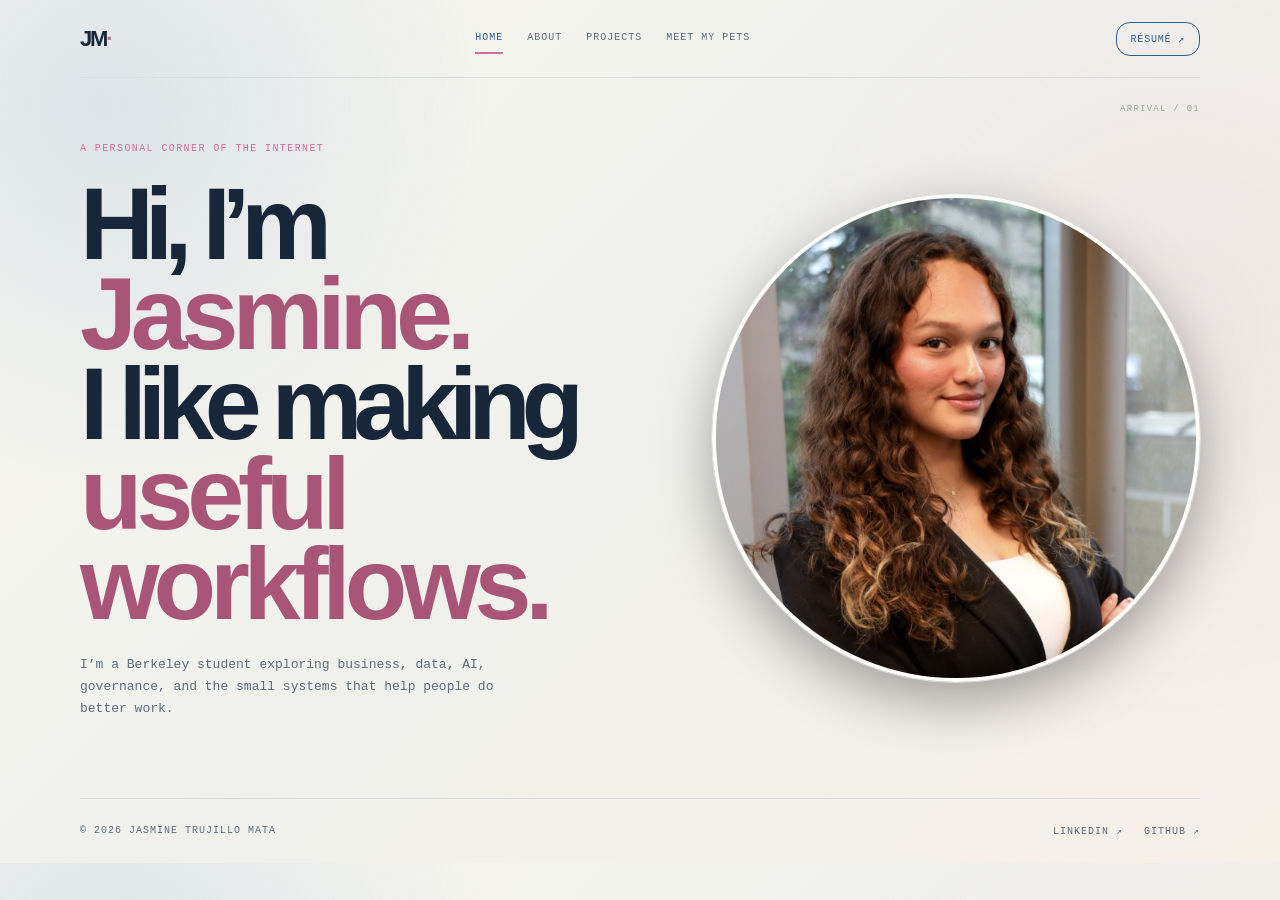
<file: index.html>
<!doctype html><html lang="en"><head><meta charset="utf-8"><meta name="viewport" content="width=device-width,initial-scale=1"><title>Jasmine Trujillo Mata</title><link rel="stylesheet" href="styles.css"></head><body>
<nav class="site-nav wrap"><a class="mark" href="index.html">JM<span>·</span></a><div class="nav-links"><a class="active" href="index.html">Home</a><a href="about.html">About</a><a href="projects.html">Projects</a><a href="pets.html">Meet my pets</a></div><a class="nav-resume" href="resume.pdf">Résumé ↗</a></nav>
<main><section class="hero wrap"><div><div class="eyebrow">A personal corner of the internet</div><h1>Hi, I’m <em>Jasmine.</em><br>I like making <em>useful workflows.</em></h1><p class="hero-intro">I’m a Berkeley student exploring business, data, AI, governance, and the small systems that help people do better work.</p></div><div class="portrait"><img src="jasmine.jpg" alt="Portrait of Jasmine Trujillo Mata"></div></section></main><footer class="footer wrap"><span>© 2026 Jasmine Trujillo Mata</span><span><a href="https://www.linkedin.com/in/jasmine-trujillo-mata">LinkedIn ↗</a> &nbsp; <a href="https://github.com/jtmata22">GitHub ↗</a></span></footer></body></html>
</file>
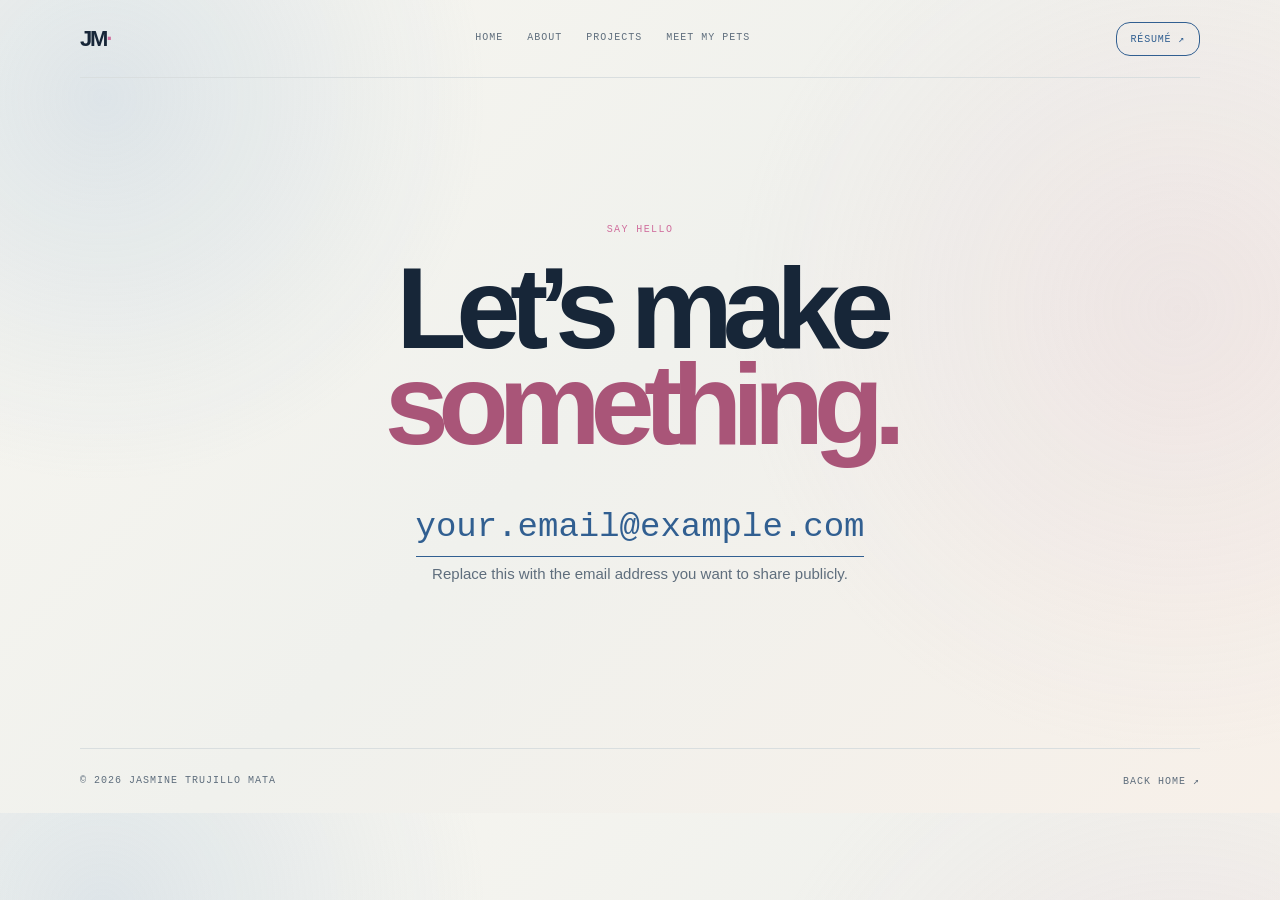
<file: contact.html>
<!doctype html><html lang="en"><head><meta charset="utf-8"><meta name="viewport" content="width=device-width,initial-scale=1"><title>Contact — Jasmine Trujillo Mata</title><link rel="stylesheet" href="styles.css"></head><body>
<nav class="site-nav wrap"><a class="mark" href="index.html">JM<span>·</span></a><div class="nav-links"><a href="index.html">Home</a><a href="about.html">About</a><a href="projects.html">Projects</a><a href="pets.html">Meet my pets</a></div><a class="nav-resume" href="resume.pdf">Résumé ↗</a></nav>
<main><section class="contact wrap"><div><div class="eyebrow">Say hello</div><h1>Let’s make<br><em>something.</em></h1><a class="email" href="mailto:your.email@example.com">your.email@example.com</a><p class="body-copy">Replace this with the email address you want to share publicly.</p></div></section></main><footer class="footer wrap"><span>© 2026 Jasmine Trujillo Mata</span><span><a href="index.html">Back home ↗</a></span></footer></body></html>
</file>
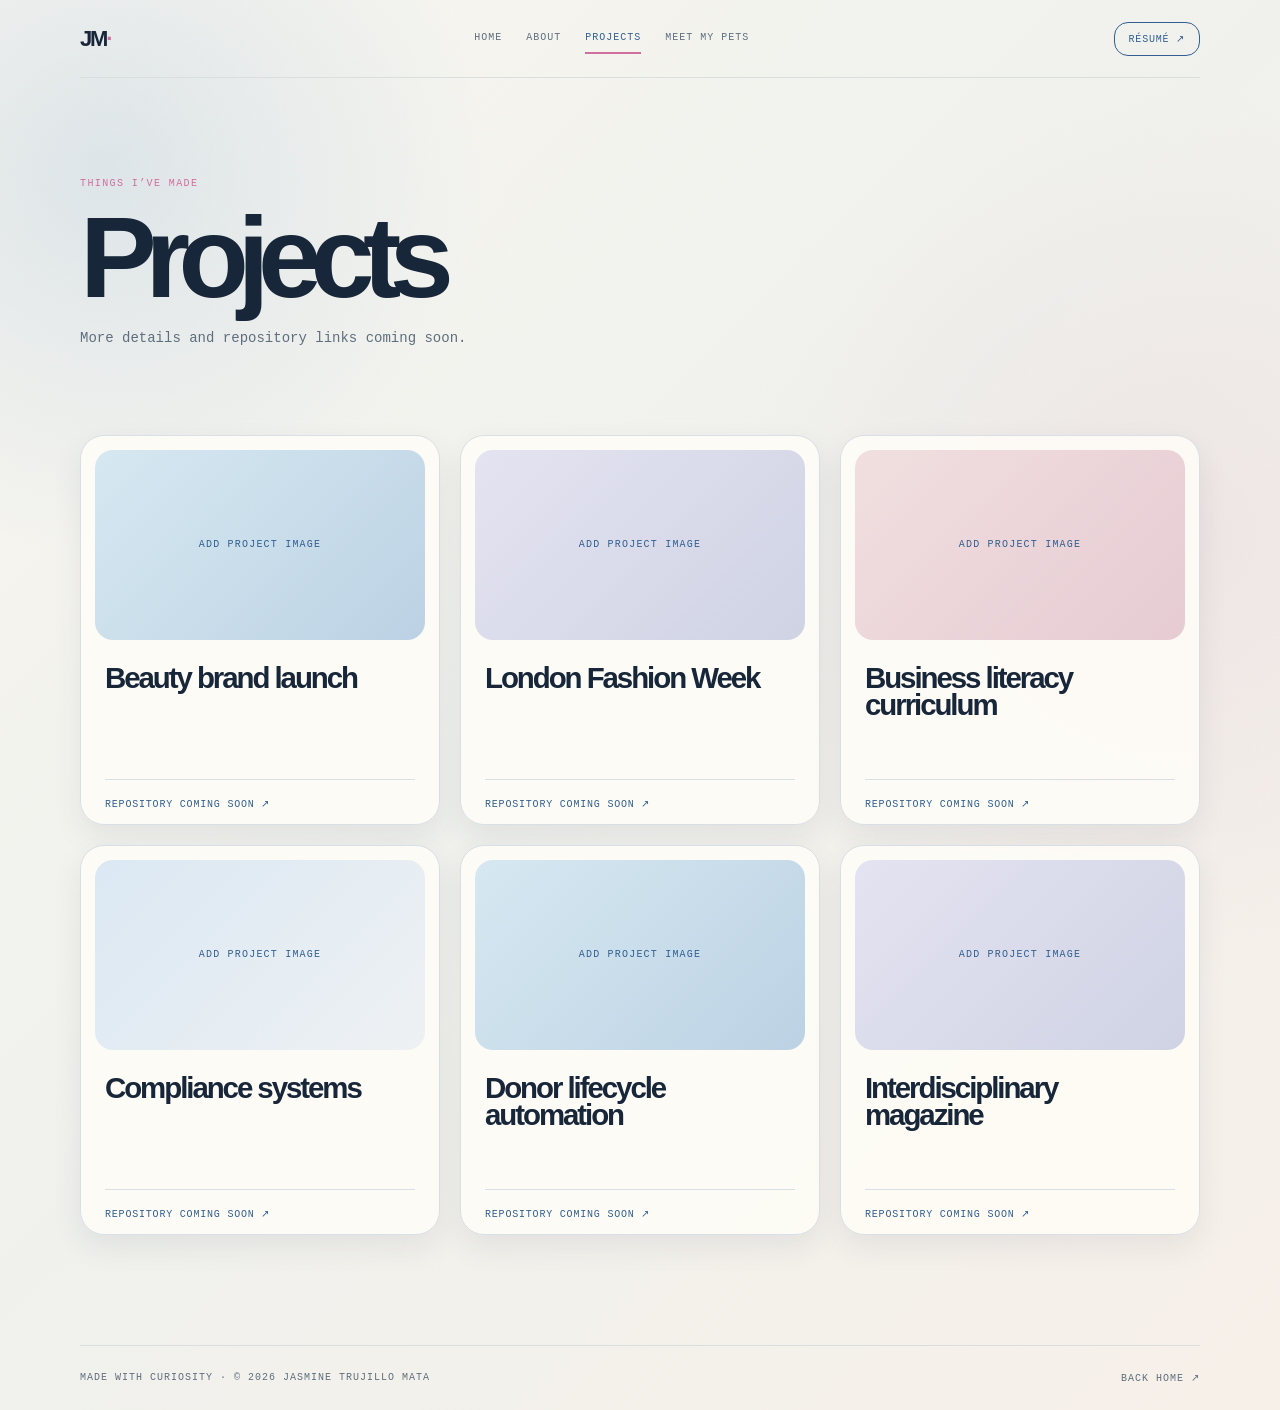
<file: projects.html>
<!doctype html><html lang="en"><head><meta charset="utf-8"><meta name="viewport" content="width=device-width,initial-scale=1"><title>Projects — Jasmine Trujillo Mata</title><link rel="stylesheet" href="styles.css"></head><body>
<nav class="site-nav wrap"><a class="mark" href="index.html">JM<span>·</span></a><div class="nav-links"><a href="index.html">Home</a><a href="about.html">About</a><a class="active" href="projects.html">Projects</a><a href="pets.html">Meet my pets</a></div><a class="nav-resume" href="resume.pdf">Résumé ↗</a></nav>
<main class="projects-page wrap"><div class="page-intro"><div class="eyebrow">Things I’ve made</div><h1>Projects</h1><p>More details and repository links coming soon.</p></div><div class="project-grid"><article class="project-card sage"><div><div class="project-photo">Add project image</div><h3>Beauty brand launch</h3></div><div class="card-footer"><a href="#">Repository coming soon ↗</a></div></article><article class="project-card lavender"><div><div class="project-photo">Add project image</div><h3>London Fashion Week</h3></div><div class="card-footer"><a href="#">Repository coming soon ↗</a></div></article><article class="project-card coral"><div><div class="project-photo">Add project image</div><h3>Business literacy curriculum</h3></div><div class="card-footer"><a href="#">Repository coming soon ↗</a></div></article><article class="project-card"><div><div class="project-photo">Add project image</div><h3>Compliance systems</h3></div><div class="card-footer"><a href="#">Repository coming soon ↗</a></div></article><article class="project-card sage"><div><div class="project-photo">Add project image</div><h3>Donor lifecycle automation</h3></div><div class="card-footer"><a href="#">Repository coming soon ↗</a></div></article><article class="project-card lavender"><div><div class="project-photo">Add project image</div><h3>Interdisciplinary magazine</h3></div><div class="card-footer"><a href="#">Repository coming soon ↗</a></div></article></div></main><footer class="footer wrap"><span>Made with curiosity · © 2026 Jasmine Trujillo Mata</span><span><a href="index.html">Back home ↗</a></span></footer></body></html>
</file>
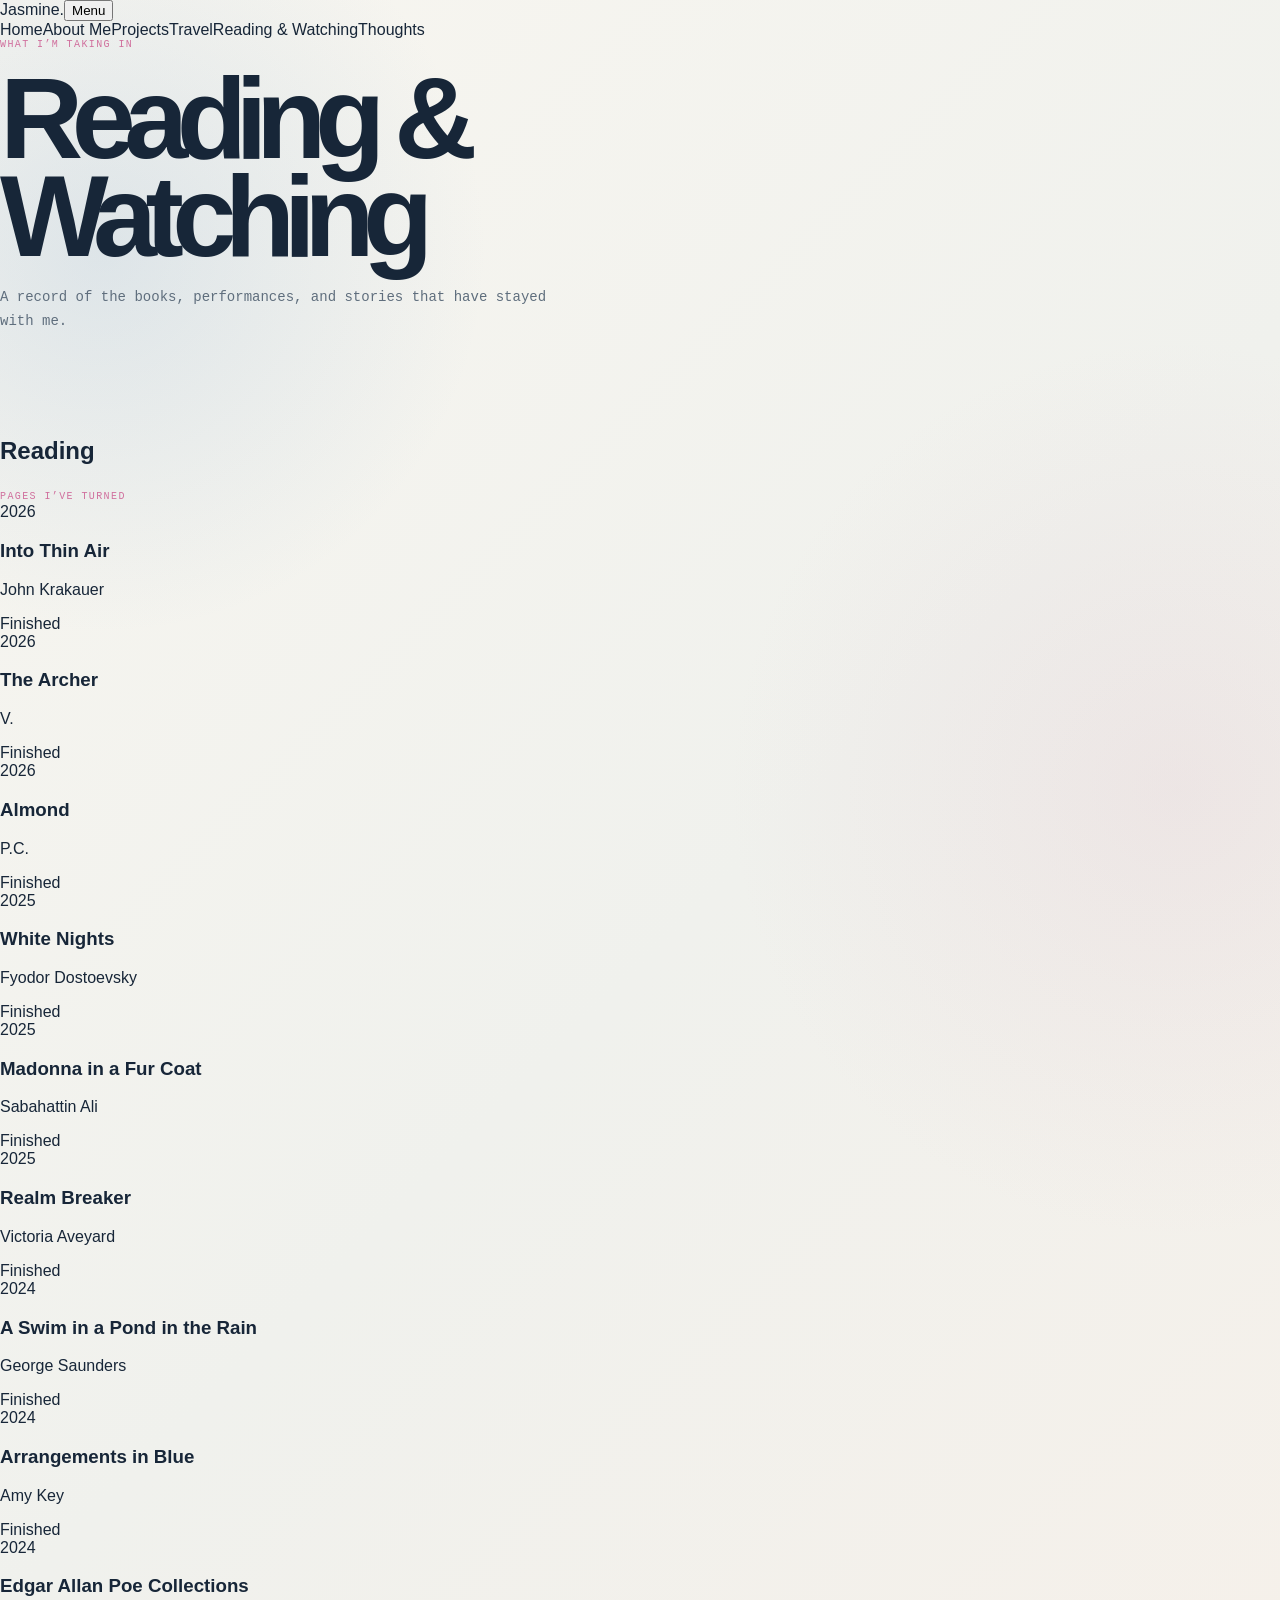
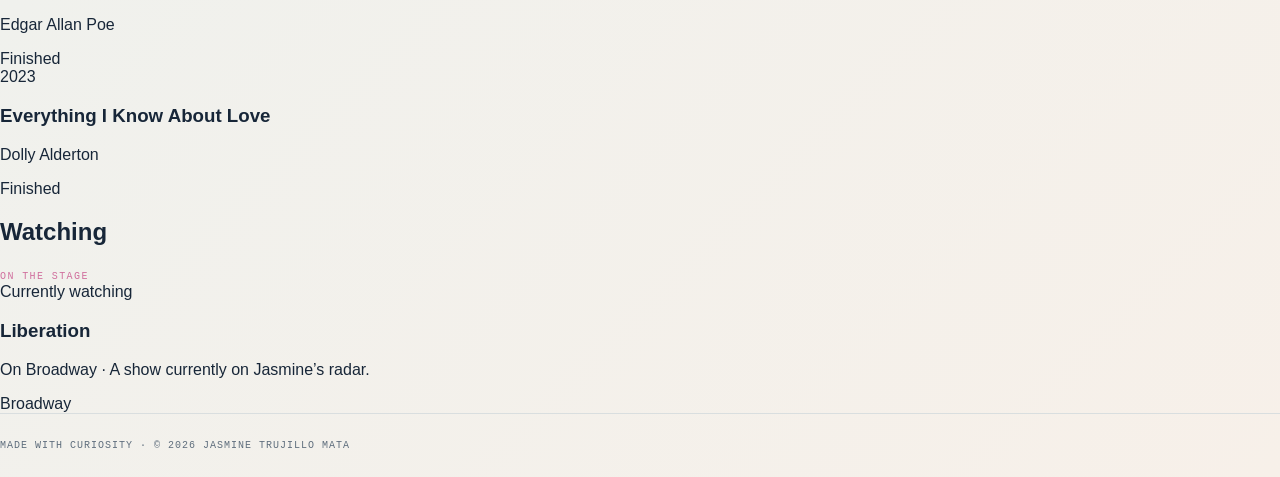
<file: reading-watching.html>
<!doctype html>
<html lang="en"><head><meta charset="utf-8"><meta name="viewport" content="width=device-width, initial-scale=1"><title>Reading & Watching — Jasmine Trujillo Mata</title><link rel="stylesheet" href="styles.css"></head>
<body><header class="site-header"><a class="brand" href="index.html">Jasmine<span>.</span></a><button class="menu-button" aria-expanded="false">Menu</button><nav class="nav"></nav></header>
<main class="container"><div class="page-intro"><div class="eyebrow">What I’m taking in</div><h1>Reading & Watching</h1><p>A record of the books, performances, and stories that have stayed with me.</p></div>
<section><div class="section-heading"><h2>Reading</h2><span class="eyebrow">pages I’ve turned</span></div><div class="list"><article class="list-item"><div><span class="status">2026</span><h3>Into Thin Air</h3><p>John Krakauer</p></div><div class="meta">Finished</div></article><article class="list-item"><div><span class="status">2026</span><h3>The Archer</h3><p>V.</p></div><div class="meta">Finished</div></article><article class="list-item"><div><span class="status">2026</span><h3>Almond</h3><p>P.C.</p></div><div class="meta">Finished</div></article><article class="list-item"><div><span class="status">2025</span><h3>White Nights</h3><p>Fyodor Dostoevsky</p></div><div class="meta">Finished</div></article><article class="list-item"><div><span class="status">2025</span><h3>Madonna in a Fur Coat</h3><p>Sabahattin Ali</p></div><div class="meta">Finished</div></article><article class="list-item"><div><span class="status">2025</span><h3>Realm Breaker</h3><p>Victoria Aveyard</p></div><div class="meta">Finished</div></article><article class="list-item"><div><span class="status">2024</span><h3>A Swim in a Pond in the Rain</h3><p>George Saunders</p></div><div class="meta">Finished</div></article><article class="list-item"><div><span class="status">2024</span><h3>Arrangements in Blue</h3><p>Amy Key</p></div><div class="meta">Finished</div></article><article class="list-item"><div><span class="status">2024</span><h3>Edgar Allan Poe Collections</h3><p>Edgar Allan Poe</p></div><div class="meta">Finished</div></article><article class="list-item"><div><span class="status">2023</span><h3>Everything I Know About Love</h3><p>Dolly Alderton</p></div><div class="meta">Finished</div></article></div></section>
<section class="mission-section"><div class="section-heading"><h2>Watching</h2><span class="eyebrow">on the stage</span></div><div class="list"><article class="list-item"><div><span class="status">Currently watching</span><h3>Liberation</h3><p>On Broadway · A show currently on Jasmine’s radar.</p></div><div class="meta">Broadway</div></article></div></section></main><footer class="footer">Made with curiosity · © 2026 Jasmine Trujillo Mata</footer><script src="script.js"></script></body></html>
</file>
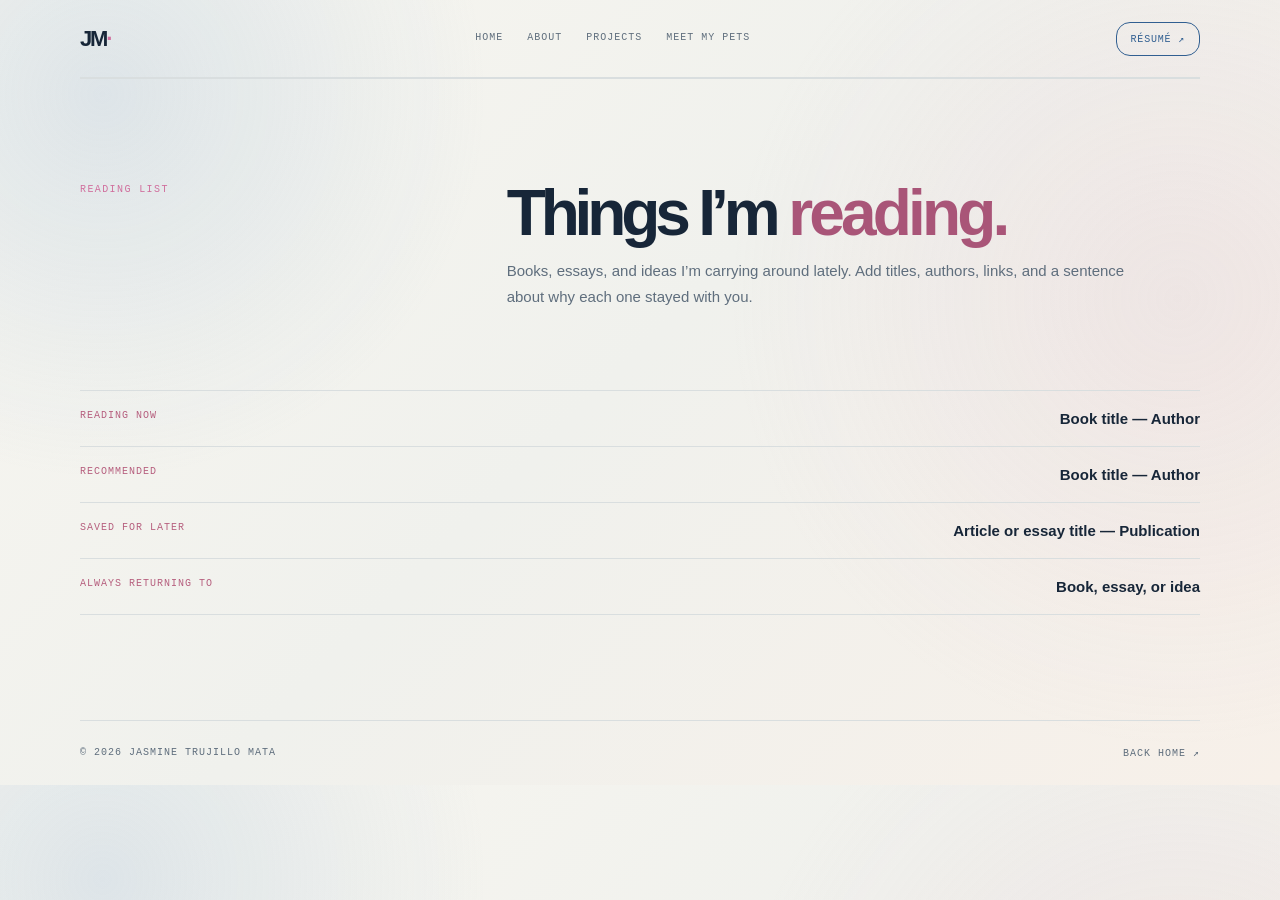
<file: reading.html>
<!doctype html><html lang="en"><head><meta charset="utf-8"><meta name="viewport" content="width=device-width,initial-scale=1"><title>Reading list — Jasmine Trujillo Mata</title><link rel="stylesheet" href="styles.css"></head><body>
<nav class="site-nav wrap"><a class="mark" href="index.html">JM<span>·</span></a><div class="nav-links"><a href="index.html">Home</a><a href="about.html">About</a><a href="projects.html">Projects</a><a href="pets.html">Meet my pets</a></div><a class="nav-resume" href="resume.pdf">Résumé ↗</a></nav>
<main><section class="section wrap"><div class="section-head"><div class="label">Reading list</div><div><h1>Things I’m <em>reading.</em></h1><p class="body-copy">Books, essays, and ideas I’m carrying around lately. Add titles, authors, links, and a sentence about why each one stayed with you.</p></div></div><div class="list-block"><div class="list-row"><span>Reading now</span><strong>Book title — Author</strong></div><div class="list-row"><span>Recommended</span><strong>Book title — Author</strong></div><div class="list-row"><span>Saved for later</span><strong>Article or essay title — Publication</strong></div><div class="list-row"><span>Always returning to</span><strong>Book, essay, or idea</strong></div></div></section></main><footer class="footer wrap"><span>© 2026 Jasmine Trujillo Mata</span><span><a href="index.html">Back home ↗</a></span></footer></body></html>
</file>
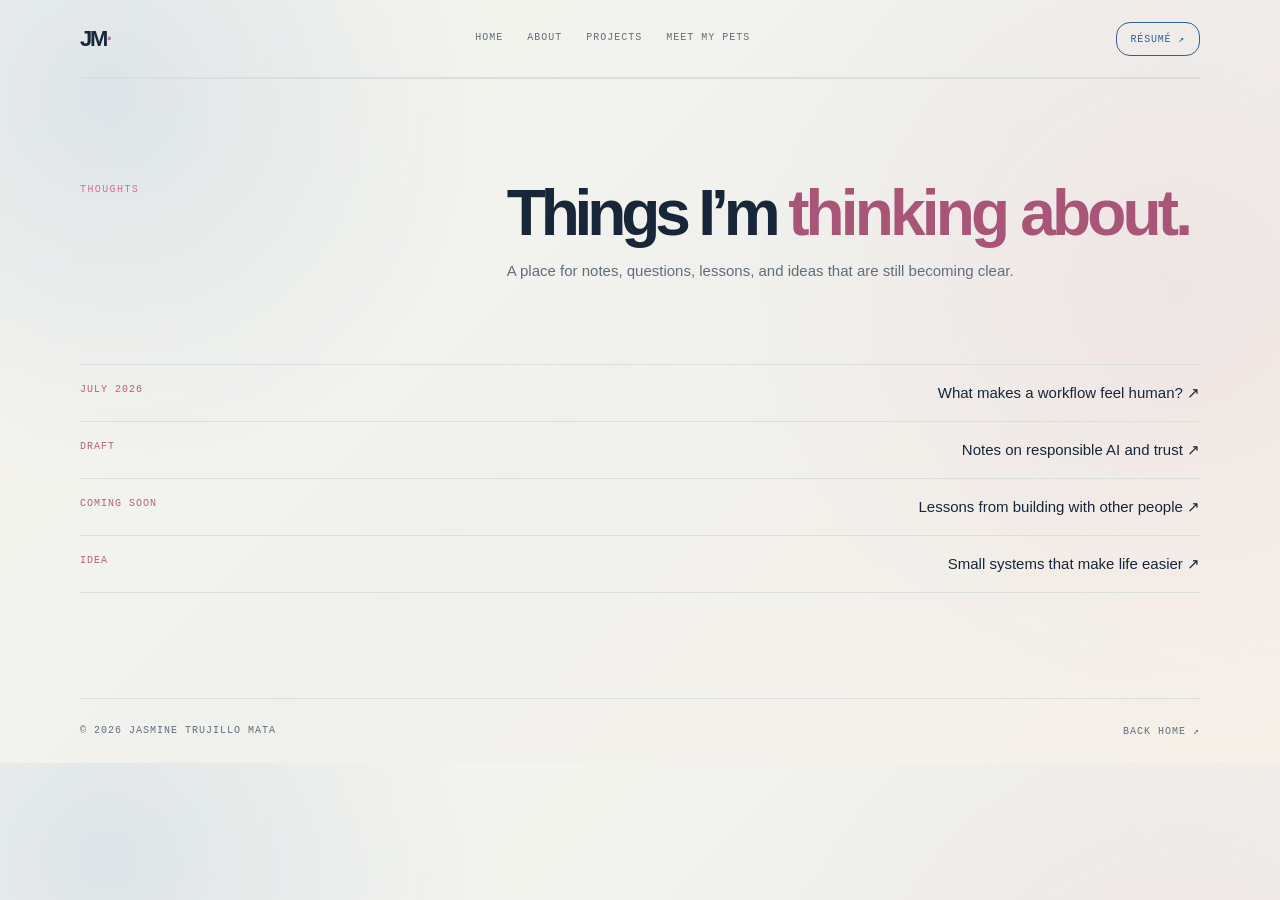
<file: thinking.html>
<!doctype html>
<html lang="en">
<head>
  <meta charset="utf-8">
  <meta http-equiv="refresh" content="0; url=thoughts.html">
  <title>Thoughts — Jasmine Trujillo Mata</title>
</head>
<body>
  <p>Moving you to <a href="thoughts.html">Thoughts</a>…</p>
</body>
</html>
</file>
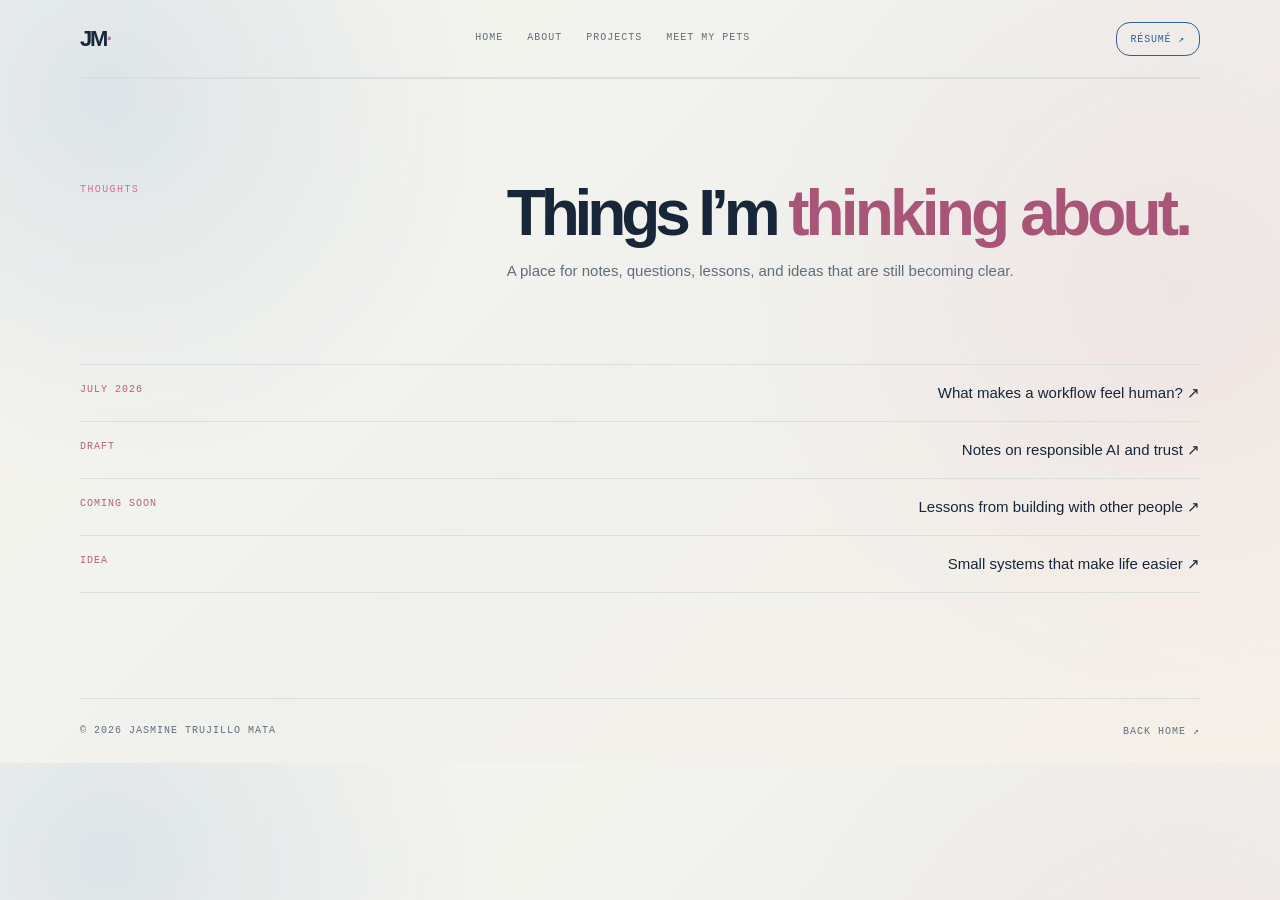
<file: thoughts.html>
<!doctype html><html lang="en"><head><meta charset="utf-8"><meta name="viewport" content="width=device-width,initial-scale=1"><title>Thoughts — Jasmine Trujillo Mata</title><link rel="stylesheet" href="styles.css"></head><body>
<nav class="site-nav wrap"><a class="mark" href="index.html">JM<span>·</span></a><div class="nav-links"><a href="index.html">Home</a><a href="about.html">About</a><a href="projects.html">Projects</a><a href="pets.html">Meet my pets</a></div><a class="nav-resume" href="resume.pdf">Résumé ↗</a></nav>
<main><section class="section wrap"><div class="section-head"><div class="label">Thoughts</div><div><h1>Things I’m <em>thinking about.</em></h1><p class="body-copy">A place for notes, questions, lessons, and ideas that are still becoming clear.</p></div></div><div class="list-block"><div class="list-row"><span>July 2026</span><a href="#">What makes a workflow feel human? ↗</a></div><div class="list-row"><span>Draft</span><a href="#">Notes on responsible AI and trust ↗</a></div><div class="list-row"><span>Coming soon</span><a href="#">Lessons from building with other people ↗</a></div><div class="list-row"><span>Idea</span><a href="#">Small systems that make life easier ↗</a></div></div></section></main><footer class="footer wrap"><span>© 2026 Jasmine Trujillo Mata</span><span><a href="index.html">Back home ↗</a></span></footer></body></html>
</file>
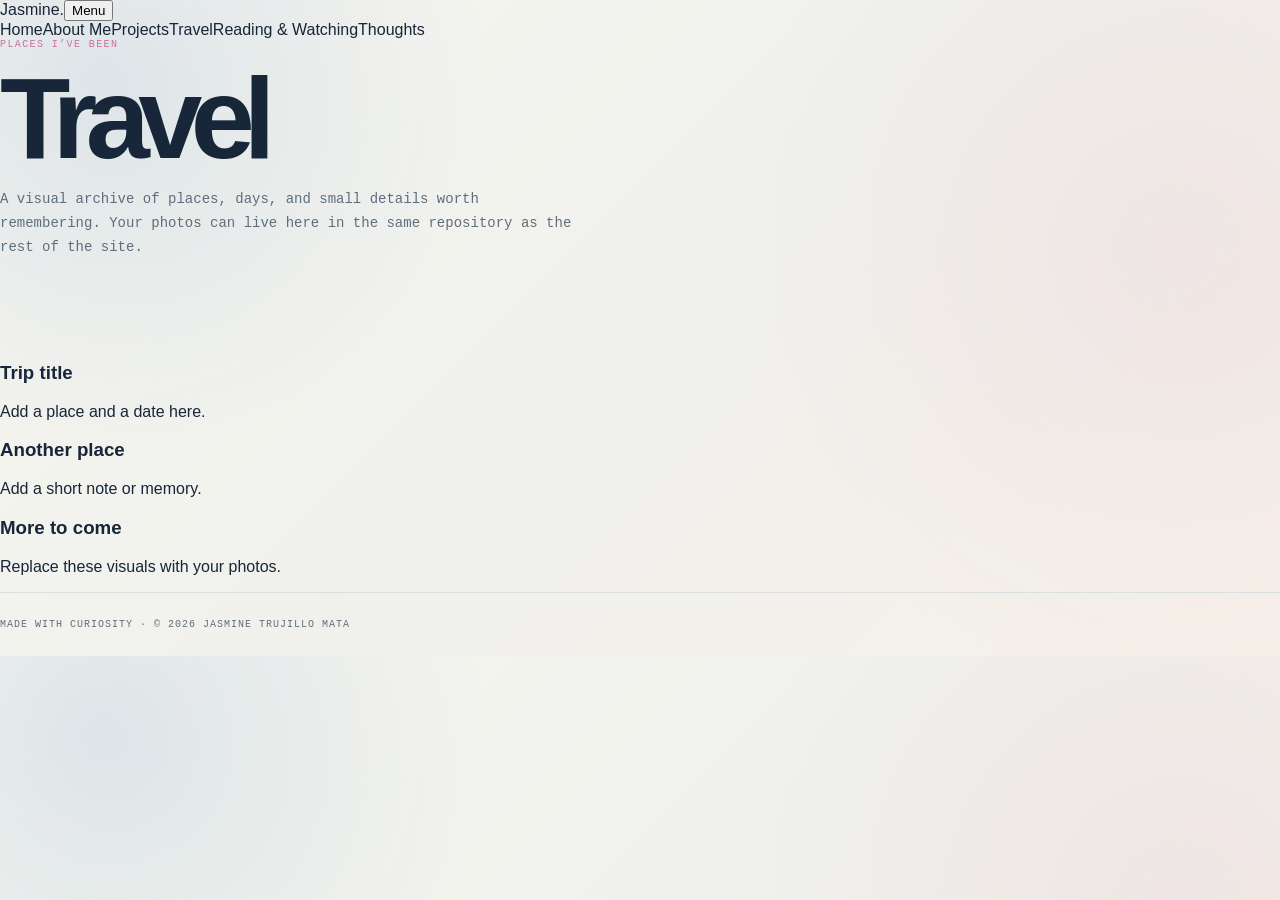
<file: travel.html>
<!doctype html>
<html lang="en"><head><meta charset="utf-8"><meta name="viewport" content="width=device-width, initial-scale=1"><title>Travel — Jasmine Trujillo Mata</title><link rel="stylesheet" href="styles.css"></head>
<body><header class="site-header"><a class="brand" href="index.html">Jasmine<span>.</span></a><button class="menu-button" aria-expanded="false">Menu</button><nav class="nav"></nav></header>
<main class="container"><div class="page-intro"><div class="eyebrow">Places I’ve been</div><h1>Travel</h1><p>A visual archive of places, days, and small details worth remembering. Your photos can live here in the same repository as the rest of the site.</p></div>
<div class="travel-grid"><article class="travel-card"><div class="travel-image"></div><div class="travel-caption"><h3>Trip title</h3><p>Add a place and a date here.</p></div></article><article class="travel-card"><div class="travel-image two"></div><div class="travel-caption"><h3>Another place</h3><p>Add a short note or memory.</p></div></article><article class="travel-card"><div class="travel-image three"></div><div class="travel-caption"><h3>More to come</h3><p>Replace these visuals with your photos.</p></div></article></div></main><footer class="footer">Made with curiosity · © 2026 Jasmine Trujillo Mata</footer><script src="script.js"></script></body></html>
</file>
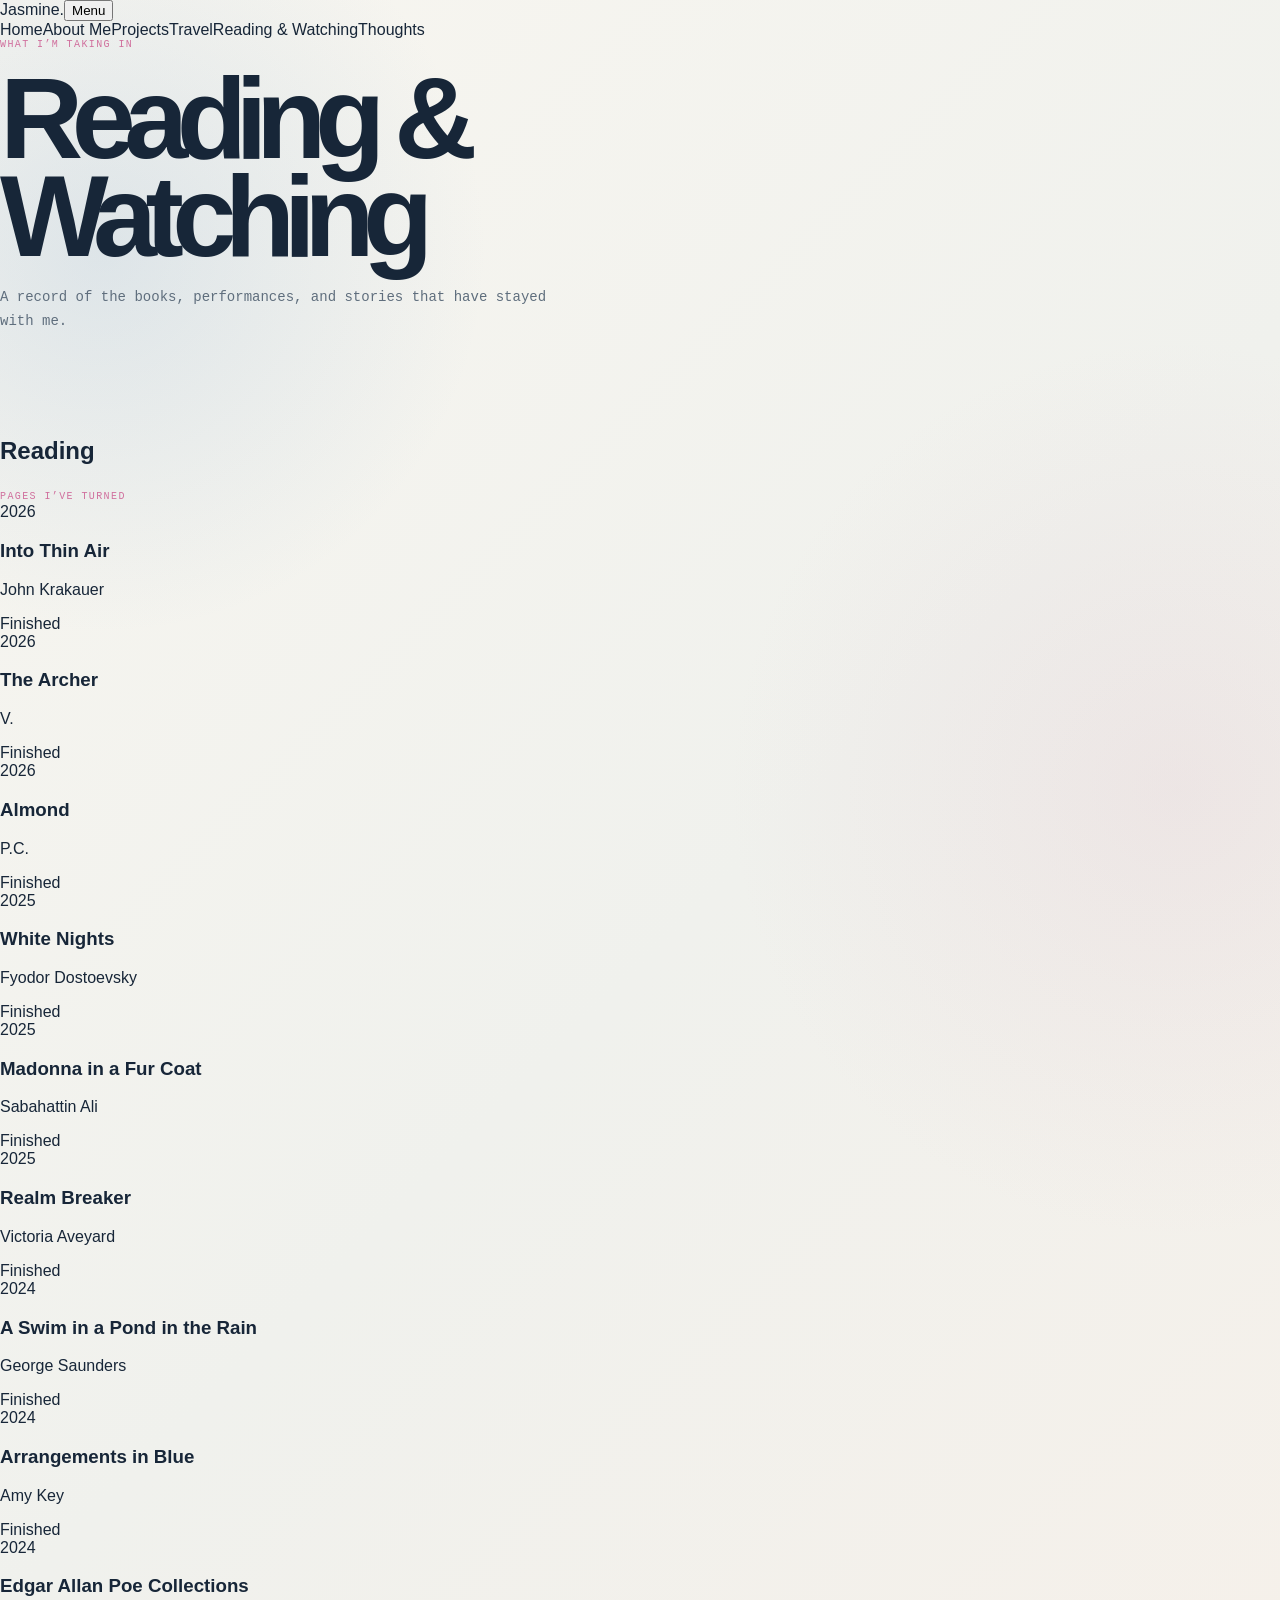
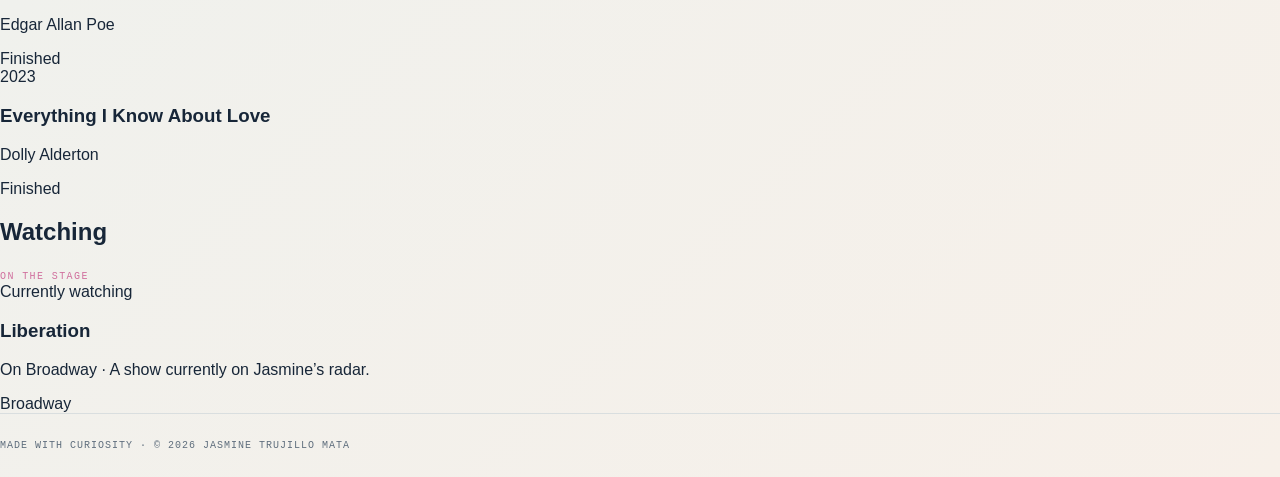
<file: watching.html>
<!doctype html><html lang="en"><head><meta http-equiv="refresh" content="0; url=reading-watching.html"><title>Reading & Watching</title></head><body><a href="reading-watching.html">Reading & Watching</a></body></html>
</file>
<file: styles.css>
:root {
  --ink: #203229;
  --paper: #f7f4ec;
  --cream: #fffdf7;
  --sage: #738b72;
  --forest: #315541;
  --honey: #c58b45;
  --wood: #8f6038;
  --muted: #68766d;
  --line: #d9ded3;
  --shadow: 0 18px 45px rgba(47, 59, 45, .10);
  --sans: Arial, Helvetica, sans-serif;
  --mono: "Courier New", monospace;
}
* { box-sizing: border-box; }
html { scroll-behavior: smooth; }
body { margin: 0; color: var(--ink); background: var(--paper); font-family: var(--sans); }
a { color: inherit; text-decoration: none; }
.wrap { width: min(1120px, calc(100% - 64px)); margin: auto; }
.site-nav { height: 78px; display: flex; align-items: center; justify-content: space-between; border-bottom: 1px solid var(--line); }
.mark { font-size: 22px; font-weight: 800; letter-spacing: -.1em; }.mark span { color: var(--honey); }
.nav-links { display: flex; gap: 24px; color: var(--muted); font: 10px var(--mono); letter-spacing: .1em; text-transform: uppercase; }.nav-links a { padding: 9px 0; border-bottom: 2px solid transparent; }.nav-links a:hover,.nav-links .active { color: var(--forest); border-bottom-color: var(--honey); }
.nav-resume { border: 1px solid var(--forest); border-radius: 999px; color: var(--forest); padding: 10px 14px; font: 10px var(--mono); text-transform: uppercase; letter-spacing: .08em; }.nav-resume:hover { background: var(--forest); color: var(--cream); }
.eyebrow,.label { color: var(--forest); font: 10px var(--mono); letter-spacing: .14em; text-transform: uppercase; }
.hero { min-height: 720px; display: grid; grid-template-columns: 1fr .9fr; align-items: center; gap: 90px; position: relative; }.hero:before { content: "ARRIVAL / 01"; position: absolute; top: 26px; right: 0; color: #9aa69b; font: 9px var(--mono); letter-spacing: .14em; }.hero h1 { max-width: 700px; margin: 25px 0; font-size: clamp(58px, 8vw, 110px); line-height: .88; letter-spacing: -.09em; font-weight: 600; }.hero h1 em,.hero h2 em { color: var(--forest); font-style: normal; font-weight: 700; letter-spacing: -.06em; }.hero-intro { max-width: 420px; color: var(--muted); font: 13px/1.7 var(--mono); }
.portrait { aspect-ratio: 4/5; overflow: hidden; border-radius: 220px 220px 18px 18px; background: var(--sage); box-shadow: var(--shadow); border: 9px solid var(--cream); outline: 1px solid var(--line); }.portrait img { width: 100%; height: 100%; display: block; object-fit: cover; object-position: center 28%; filter: saturate(.8) contrast(1.02); }
.section { padding: 105px 0; border-top: 1px solid var(--line); }.section-head { display: grid; grid-template-columns: 1fr 2fr; gap: 80px; margin-bottom: 52px; }.section h1,.section h2 { margin: 0; font-size: clamp(40px, 5vw, 74px); line-height: .92; letter-spacing: -.08em; font-weight: 600; }.section h1 em,.section h2 em { color: var(--forest); font-style: normal; font-weight: 700; letter-spacing: -.06em; }.body-copy { max-width: 650px; color: var(--muted); font-size: 15px; line-height: 1.75; }
.updates { display: grid; grid-template-columns: repeat(3, 1fr); gap: 16px; }.update { min-height: 220px; padding: 24px; border-radius: 18px; background: var(--cream); box-shadow: var(--shadow); border: 1px solid #e6e5dc; display: flex; flex-direction: column; justify-content: space-between; }.update small { color: var(--wood); font: 10px var(--mono); letter-spacing: .12em; text-transform: uppercase; }.update h3 { margin: 30px 0 0; font-size: 24px; line-height: 1; letter-spacing: -.06em; font-weight: 600; }.update p { margin: 0; color: var(--muted); font: 11px/1.5 var(--mono); }.link-row { display: inline-block; margin-top: 30px; padding-bottom: 7px; border-bottom: 1px solid var(--forest); color: var(--forest); font: 11px var(--mono); text-transform: uppercase; letter-spacing: .08em; }
.projects-page { padding: 100px 0 110px; }.page-intro { max-width: 720px; padding-bottom: 70px; }.page-intro h1 { margin: 20px 0; font-size: clamp(62px, 9vw, 120px); line-height: .85; letter-spacing: -.1em; font-weight: 600; }.page-intro p { max-width: 580px; color: var(--muted); font: 14px/1.7 var(--mono); }.project-grid { display: grid; grid-template-columns: repeat(2, 1fr); gap: 16px; }.project-card { min-height: 330px; padding: 28px; border-radius: 20px; background: var(--cream); border: 1px solid #e6e5dc; box-shadow: var(--shadow); display: flex; flex-direction: column; justify-content: space-between; }.project-card.sage { background: #e6eee2; }.project-card.lavender { background: #e8e7ef; }.project-card.coral { background: #f2dfd3; }.project-card .tag { display: inline-block; color: var(--forest); font: 10px var(--mono); letter-spacing: .12em; text-transform: uppercase; }.project-card h3 { max-width: 390px; margin: 48px 0 12px; font-size: clamp(28px, 3vw, 42px); line-height: .92; letter-spacing: -.07em; font-weight: 600; }.project-card p { max-width: 390px; margin: 0; color: #53635a; font-size: 14px; line-height: 1.55; }.card-footer { display: flex; justify-content: space-between; gap: 20px; padding-top: 30px; color: #66766a; font: 10px var(--mono); text-transform: uppercase; letter-spacing: .08em; }.card-footer .arrow { color: var(--forest); font-size: 19px; }
.about-grid { display: grid; grid-template-columns: 1.2fr .8fr; gap: 90px; }.about-grid p { margin: 0 0 24px; font-size: 18px; line-height: 1.65; }.about-grid .aside { padding: 22px; border-radius: 16px; background: var(--cream); border: 1px solid #e6e5dc; box-shadow: var(--shadow); }.aside p { margin: 0 0 20px; color: var(--muted); font: 12px/1.6 var(--mono); }.aside p:last-child { margin-bottom: 0; }.list-block { margin-top: 65px; border-top: 1px solid var(--line); }.list-row { display: flex; justify-content: space-between; gap: 20px; padding: 19px 0; border-bottom: 1px solid var(--line); font-size: 15px; }.list-row span { color: var(--wood); font: 10px var(--mono); text-transform: uppercase; letter-spacing: .1em; }.list-row a:hover { color: var(--forest); }
.pets { display: grid; grid-template-columns: repeat(3, 1fr); gap: 16px; }.pet { min-height: 340px; padding: 18px; border-radius: 18px; background: var(--cream); box-shadow: var(--shadow); border: 1px solid #e6e5dc; display: flex; flex-direction: column; justify-content: flex-end; }.pet-photo { height: 210px; margin-bottom: auto; border-radius: 12px; background: linear-gradient(135deg, #b4c5af, #e2d6b9); display: grid; place-items: center; color: var(--forest); font: 10px var(--mono); letter-spacing: .12em; text-transform: uppercase; }.pet h3 { margin: 18px 0 5px; font-size: 26px; letter-spacing: -.06em; font-weight: 600; }.pet p { margin: 0; color: var(--muted); font: 11px var(--mono); }
.contact { min-height: 670px; display: flex; align-items: center; justify-content: center; text-align: center; }.contact h1 { margin: 25px 0 55px; font-size: clamp(60px, 9vw, 125px); line-height: .84; letter-spacing: -.09em; font-weight: 600; }.contact h1 em { color: var(--forest); font-style: normal; }.email { padding-bottom: 10px; border-bottom: 1px solid var(--forest); color: var(--forest); font: clamp(20px, 3vw, 34px) var(--mono); }.footer { display: flex; justify-content: space-between; padding: 26px 0; border-top: 1px solid var(--line); color: var(--muted); font: 10px var(--mono); letter-spacing: .1em; text-transform: uppercase; }.footer a:hover { color: var(--forest); }.resume-note { padding: 28px; margin-top: 45px; border-radius: 16px; background: var(--green-soft, #e7ede4); color: var(--forest); font: 13px/1.6 var(--mono); }
@media (max-width: 820px) { .wrap { width: calc(100% - 36px); }.site-nav { height: auto; min-height: 78px; flex-wrap: wrap; gap: 12px; padding: 16px 0 12px; }.nav-resume { margin-left: auto; }.nav-links { display: flex; order: 3; width: 100%; gap: 20px; overflow-x: auto; white-space: nowrap; padding-bottom: 4px; scrollbar-width: none; }.nav-links::-webkit-scrollbar { display: none; }.hero { grid-template-columns: 1fr; min-height: 0; gap: 55px; padding: 100px 0 80px; }.hero:before { top: 22px; }.hero h1 { font-size: clamp(60px, 16vw, 105px); }.portrait { max-width: 400px; }.section { padding: 75px 0; }.section-head,.about-grid { grid-template-columns: 1fr; gap: 32px; }.updates,.pets,.project-grid { grid-template-columns: 1fr; }.update { min-height: 175px; }.projects-page { padding-top: 75px; }.page-intro { padding-bottom: 50px; }.list-row { display: block; }.list-row span { display: block; margin-bottom: 8px; }.footer { display: block; line-height: 2; }.footer span { display: block; } }
/* Project image placeholders — replace each with an <img> when ready. */
.project-photo { height: 120px; border: 1px dashed rgba(49, 85, 65, .45); border-radius: 14px; display: grid; place-items: center; color: var(--forest); background: rgba(255, 255, 255, .3); font: 10px var(--mono); letter-spacing: .12em; text-transform: uppercase; }
.project-card h3 { margin-top: 28px; }

/* Dark tech / business theme */
:root { --ink: #edf2f8; --paper: #0d1420; --cream: #172333; --sage: #647b98; --forest: #82a9d6; --honey: #c8a15a; --wood: #c09662; --muted: #9baabd; --line: #2b3e55; --shadow: 0 20px 55px rgba(0, 0, 0, .34); }
body { background: var(--paper); }
.site-nav { border-bottom-color: var(--line); }
.nav-links a:hover, .nav-links .active { color: var(--forest); border-bottom-color: var(--honey); }
.nav-resume { border-color: var(--forest); color: var(--forest); }
.nav-resume:hover { background: var(--forest); color: #101713; }
.eyebrow, .label { color: var(--forest); }
.hero h1 em, .hero h2 em, .section h1 em, .section h2 em { color: var(--forest); }
.portrait { background: #1d3552; border-color: var(--cream); outline-color: var(--line); }
.section, .footer { border-color: var(--line); }
.update, .about-grid .aside, .pet, .project-card { background: var(--cream); border-color: var(--line); }
.project-card.sage { background: #1b324d; }
.project-card.lavender { background: #252c3d; }
.project-card.coral { background: #3a3030; }
.project-card p { color: #b0bdb3; }
.project-photo { border-color: rgba(130, 169, 214, .55); background: rgba(0, 0, 0, .16); color: var(--forest); }
.pet-photo { background: linear-gradient(135deg, #1d3552, #4c4430); color: #d2e0f1; }
.resume-note { background: #1d3552; color: #c1d8f0; }
.link-row, .email { border-color: var(--forest); color: var(--forest); }
.list-block, .list-row { border-color: var(--line); }

/* SF-style display type for the main headings; body copy stays unchanged. */
.hero h1, .hero h2, .section h1, .section h2, .page-intro h1, .project-card h3, .contact h1 { font-family: -apple-system, BlinkMacSystemFont, "SF Pro Display", "SF Pro Text", "Helvetica Neue", Arial, sans-serif; }
.portrait { aspect-ratio: 1; border-radius: 50%; }
.portrait { border-width: 4px; outline-width: 1px; }
.about-grid .aside { align-self: start; }

/* Friendly personality layered into the tech palette */
:root { --paper: #0b1220; --cream: #192840; --ink: #f2f6fc; --forest: #8db9ef; --honey: #f0bb72; --wood: #e3a3aa; --muted: #a9b8cb; --line: #314764; }
body { background: radial-gradient(circle at 88% 7%, rgba(91, 126, 190, .16), transparent 26rem), var(--paper); }
.mark span { color: var(--honey); }
.nav-links a:hover, .nav-links .active { color: var(--forest); }
.eyebrow, .label { color: var(--honey); }
.hero h1 em, .hero h2 em, .section h1 em, .section h2 em { color: var(--forest); }
.hero-intro, .body-copy { color: #b7c5d8; }
.nav-resume { border-radius: 14px; }
.project-card, .update, .pet, .about-grid .aside { border-radius: 24px; }
.project-card.sage { background: linear-gradient(145deg, #1e4163, #1a2c48); }
.project-card.lavender { background: linear-gradient(145deg, #303252, #202940); }
.project-card.coral { background: linear-gradient(145deg, #503743, #302940); }
.project-photo, .pet-photo { border-radius: 18px; }
.project-photo { background: rgba(141, 185, 239, .08); }
.pet-photo { background: linear-gradient(135deg, #345b7e, #594d62); }

/* Reading list as a small collection of book covers */
#reading .list-block { display: grid; grid-template-columns: repeat(3, 1fr); gap: 18px; margin-top: 42px; border-top: 0; }
#reading .list-row { min-height: 290px; position: relative; display: flex; flex-direction: column; justify-content: space-between; padding: 22px 20px 24px 28px; overflow: hidden; border: 1px solid var(--line); border-radius: 8px 18px 18px 8px; background: linear-gradient(145deg, #274b70, #172942); box-shadow: 8px 8px 0 rgba(4, 9, 17, .42); }
#reading .list-row:nth-child(2) { background: linear-gradient(145deg, #45436e, #242847); }
#reading .list-row:nth-child(3) { background: linear-gradient(145deg, #714957, #3b2d43); }
#reading .list-row::before { content: ""; position: absolute; inset: 0 auto 0 0; width: 8px; background: rgba(255, 255, 255, .18); box-shadow: inset -1px 0 rgba(0, 0, 0, .18); }
#reading .list-row img { width: 100%; height: 164px; object-fit: cover; object-position: center; margin: -22px -20px 16px -28px; width: calc(100% + 48px); border-radius: 8px 14px 0 0; }
#reading .list-row img { height: 230px; object-fit: contain; background: rgba(18, 38, 62, .12); margin-bottom: 12px; }
#reading .list-row { min-height: 360px; justify-content: flex-start; }
#reading .list-row strong { margin-top: 10px; }
#reading .list-row { min-height: 0; display: flex; align-items: flex-start; justify-content: flex-start; padding: 0; overflow: visible; border: 0; border-radius: 0; background: transparent; box-shadow: none; }
#reading .list-row::before { display: none; }
#reading .list-row img { width: 100%; height: 360px; margin: 0 0 18px; border-radius: 0; object-fit: contain; background: transparent; }
#reading .list-row span { display: none; }
#reading .list-row strong { margin: 0; color: var(--ink); font-size: 20px; line-height: 1.08; }
#reading .list-row:nth-child(2), #reading .list-row:nth-child(3) { background: transparent; }
#likes .list-row { align-items: flex-start; }
#likes .list-row img { width: 190px; height: 150px; flex: 0 0 auto; object-fit: cover; border-radius: 16px; margin: 0 24px 0 0; }
@media (max-width: 820px) { #likes .list-row img { width: 100%; height: 210px; margin: 0 0 16px; } }
#reading .list-row span { color: rgba(242, 246, 252, .74); font-size: 9px; }
#reading .list-row strong { max-width: 210px; font-family: -apple-system, BlinkMacSystemFont, "SF Pro Display", "SF Pro Text", "Helvetica Neue", Arial, sans-serif; font-size: clamp(22px, 2.5vw, 32px); line-height: .98; letter-spacing: -.06em; }
@media (max-width: 820px) { #reading .list-block { grid-template-columns: 1fr; } #reading .list-row { min-height: 220px; } }

/* About-page sections: title on the left, supporting copy on the right. */
.about-page .section-head > div:nth-child(2) { display: contents; }
.about-page .section-head .label { grid-column: 1; grid-row: 1; }
.about-page .section-head h1, .about-page .section-head h2 { grid-column: 1; grid-row: 2; }
.about-page .section-head .body-copy { grid-column: 2; grid-row: 2; align-self: end; }
@media (max-width: 820px) { .about-page .section-head > div:nth-child(2) { display: block; } .about-page .section-head .label, .about-page .section-head h1, .about-page .section-head h2, .about-page .section-head .body-copy { grid-column: auto; grid-row: auto; } }

/* Warm off-white background with subtle depth */
:root { --paper: #f4f1e9; --cream: #fffdf8; --ink: #172638; --muted: #5f6e7d; --line: #d9dedf; --forest: #315f91; --sage: #7794b2; --wood: #a86455; --honey: #b98236; }
body { color: var(--ink); background: radial-gradient(circle at 8% 12%, rgba(142, 177, 210, .24), transparent 24rem), radial-gradient(circle at 92% 38%, rgba(218, 184, 198, .2), transparent 28rem), linear-gradient(135deg, #f8f6f0 0%, #f0f1ed 48%, #f7f0e9 100%); }
.hero-intro, .body-copy { color: var(--muted); }
.portrait { background: #d3dfeb; }
.update, .about-grid .aside, .pet { background: rgba(255, 253, 248, .82); border-color: #d9dedf; }
.project-card.sage { background: linear-gradient(145deg, #dce9f1, #c7d9e8); }
.project-card.lavender { background: linear-gradient(145deg, #e2e1ed, #cfd5e6); }
.project-card.coral { background: linear-gradient(145deg, #f0ded8, #e7caca); }
.project-card p { color: #536477; }
.project-photo { background: rgba(255, 255, 255, .32); }
.pet-photo { background: linear-gradient(135deg, #b9d0dc, #d7c8d0); color: #315f91; }
.pet-image { width: 100%; display: block; object-fit: cover; object-position: center 32%; }
.pet-story { margin-top: 14px; color: var(--muted); font: 12px/1.6 var(--mono); }
.pet:has(.pet-image) { padding: 10px; }
.pet:has(.pet-image) .pet-image { height: 300px; border-radius: 12px; }
.resume-note { background: #e3edf2; color: #315f91; }
:root { --honey: #d06f9d; --wood: #b65f7e; }
.hero h1 em, .hero h2 em, .section h1 em, .section h2 em, .contact h1 em { color: #a95578; }

/* Modern project showcase */
.project-grid { grid-template-columns: repeat(3, 1fr); gap: 20px; }
.project-card, .project-card.sage, .project-card.lavender, .project-card.coral { min-height: 390px; padding: 14px; border: 1px solid #d8dfe5; border-radius: 24px; background: rgba(255, 253, 248, .88); box-shadow: 0 12px 30px rgba(39, 57, 77, .08); transition: transform .2s ease, box-shadow .2s ease; }
.project-card:hover { transform: translateY(-5px); box-shadow: 0 18px 38px rgba(39, 57, 77, .14); }
.project-photo { height: 190px; margin: 0; border: 0; border-radius: 18px; background: linear-gradient(135deg, #dbe8f3, #eef1f3); }
.project-card.sage .project-photo { background: linear-gradient(135deg, #d6e8f1, #bcd2e4); }
.project-card.lavender .project-photo { background: linear-gradient(135deg, #e4e3f1, #cfd3e4); }
.project-card.coral .project-photo { background: linear-gradient(135deg, #f1dfdf, #e6cbd3); }
.project-card h3 { margin: 24px 10px 12px; font-size: clamp(25px, 2.3vw, 34px); color: var(--ink); }
.project-card .card-footer { margin: 0 10px; padding-top: 18px; border-top: 1px solid #d8dfe5; }
.project-card .card-footer a { color: var(--forest); }
@media (max-width: 980px) { .project-grid { grid-template-columns: repeat(2, 1fr); } }
@media (max-width: 820px) { .project-grid { grid-template-columns: 1fr; } }
</file>
